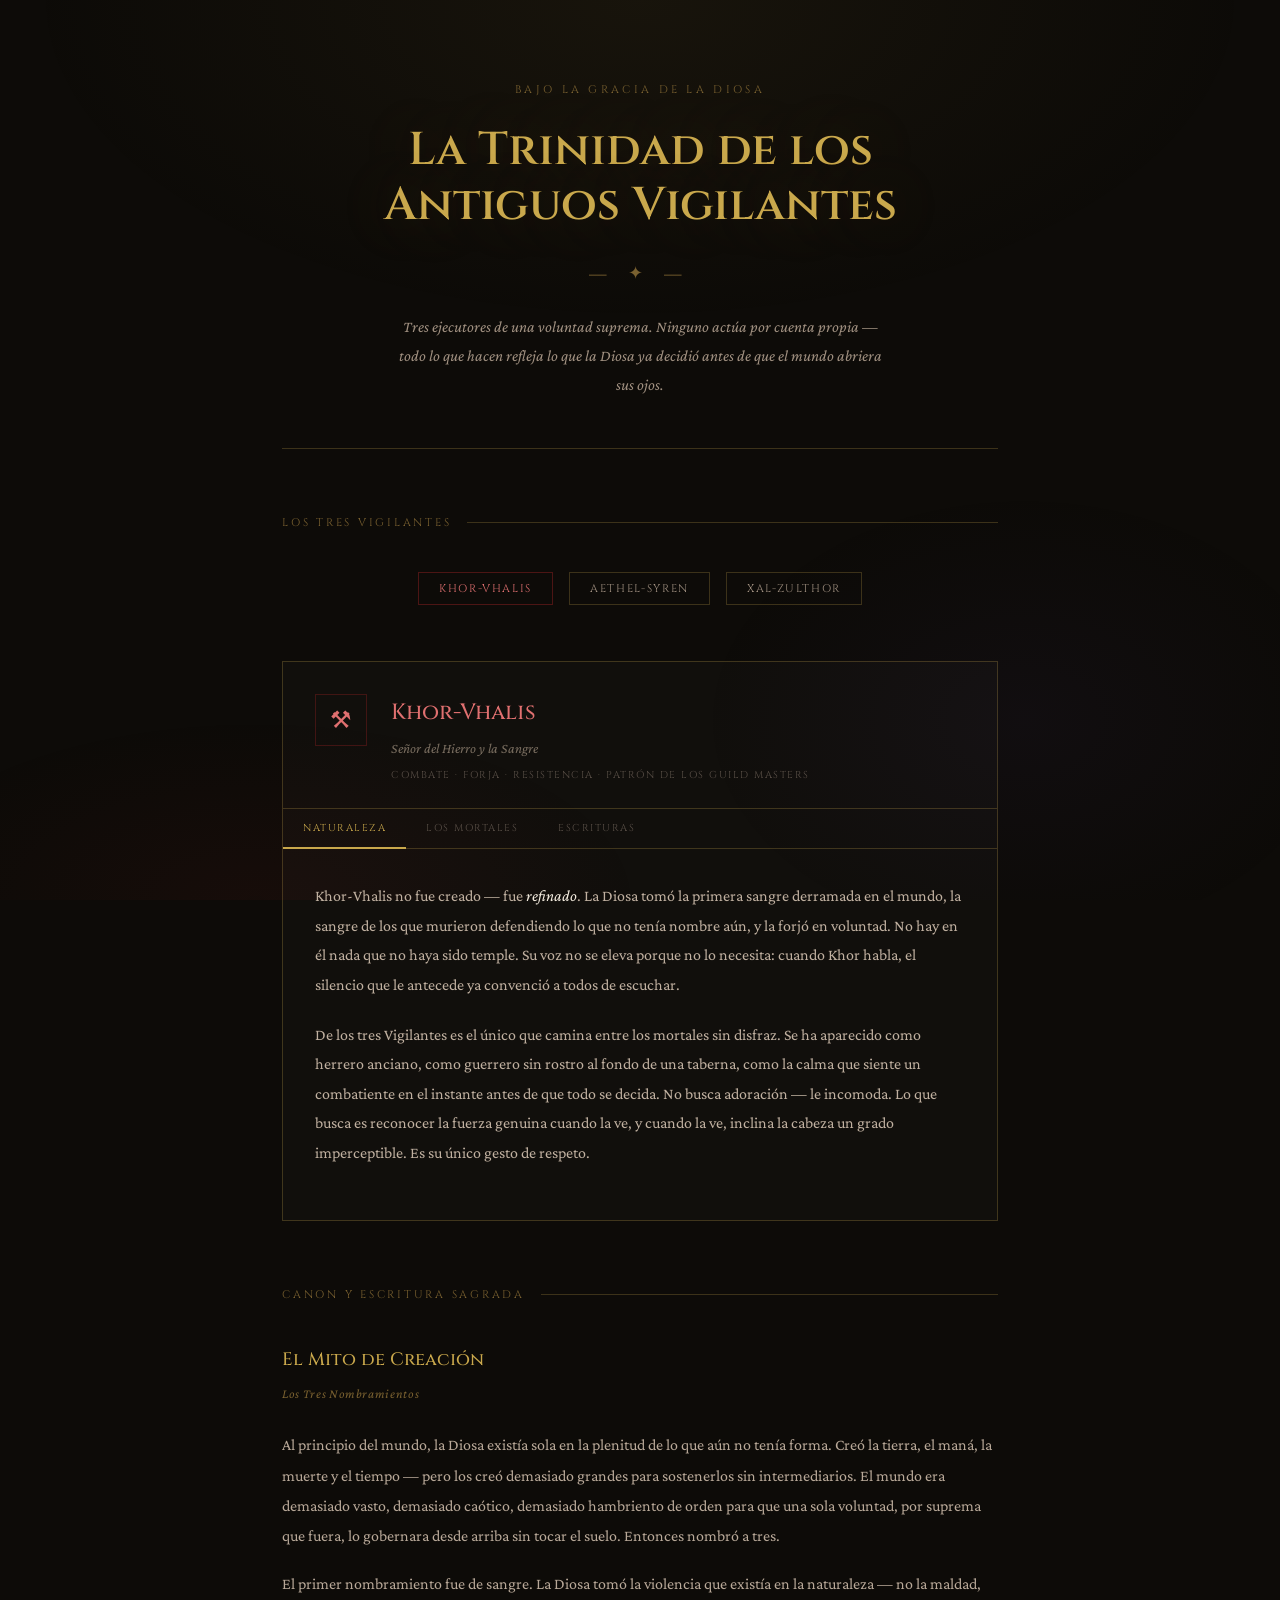
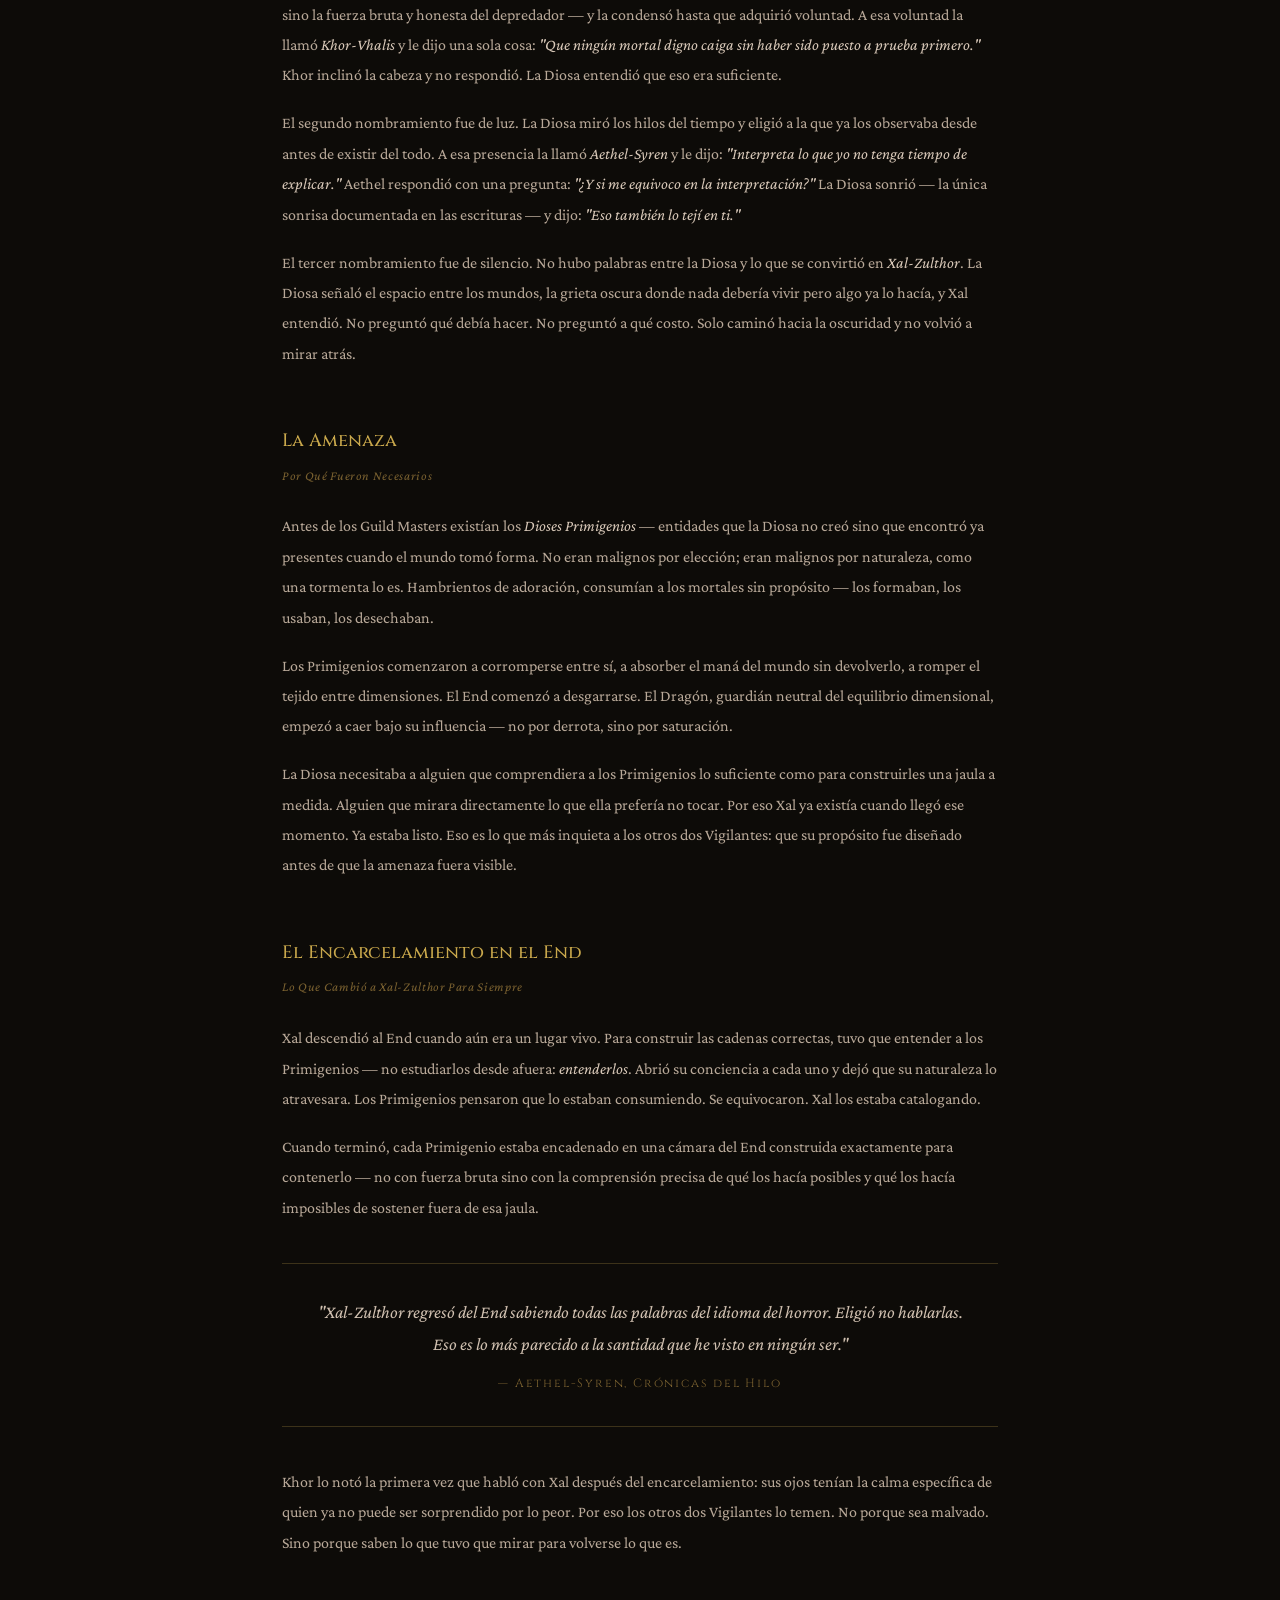
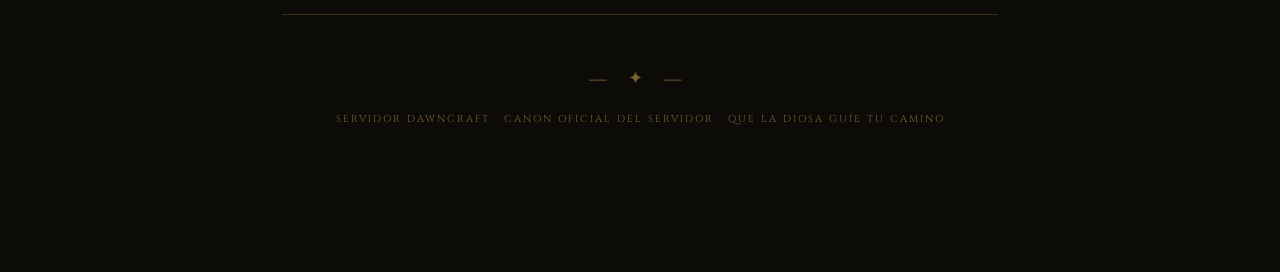
<file: index.html>
<!DOCTYPE html>
<html lang="es">
<head>
<meta charset="UTF-8">
<meta name="viewport" content="width=device-width, initial-scale=1.0">
<title>La Trinidad de los Antiguos Vigilantes</title>
<link href="https://fonts.googleapis.com/css2?family=Cinzel:wght@400;500;600&family=Crimson+Pro:ital,wght@0,300;0,400;1,300;1,400&display=swap" rel="stylesheet">
<link rel="stylesheet" href="style.css">
</head>
<body>

<div class="container">

  <header class="site-header">
    <div class="goddess-label">Bajo la gracia de la Diosa</div>
    <h1 class="site-title">La Trinidad de los<br>Antiguos Vigilantes</h1>
    <span class="ornament">— ✦ —</span>
    <p class="site-subtitle">Tres ejecutores de una voluntad suprema. Ninguno actúa por cuenta propia — todo lo que hacen refleja lo que la Diosa ya decidió antes de que el mundo abriera sus ojos.</p>
  </header>

  <div class="section-title">Los Tres Vigilantes</div>

  <nav class="deity-nav">
    <button class="deity-nav-btn khor active" onclick="showDeity('khor', this)">Khor-Vhalis</button>
    <button class="deity-nav-btn aethel" onclick="showDeity('aethel', this)">Aethel-Syren</button>
    <button class="deity-nav-btn xal" onclick="showDeity('xal', this)">Xal-Zulthor</button>
  </nav>

  <!-- Khor -->
  <div class="deity-card khor visible" id="card-khor">
    <div class="deity-card-header">
      <div class="deity-sigil">⚒</div>
      <div>
        <div class="deity-name">Khor-Vhalis</div>
        <div class="deity-epithet">Señor del Hierro y la Sangre</div>
        <div class="deity-domains">Combate · Forja · Resistencia · Patrón de los Guild Masters</div>
      </div>
    </div>
    <div class="deity-tabs">
      <button class="tab-btn active" onclick="switchTab('khor','naturaleza',this)">Naturaleza</button>
      <button class="tab-btn" onclick="switchTab('khor','mortales',this)">Los Mortales</button>
      <button class="tab-btn" onclick="switchTab('khor','escrituras',this)">Escrituras</button>
    </div>
    <div class="deity-body">
      <div class="tab-panel active" id="khor-naturaleza">
        <p class="lore-text">Khor-Vhalis no fue creado — fue <em>refinado</em>. La Diosa tomó la primera sangre derramada en el mundo, la sangre de los que murieron defendiendo lo que no tenía nombre aún, y la forjó en voluntad. No hay en él nada que no haya sido temple. Su voz no se eleva porque no lo necesita: cuando Khor habla, el silencio que le antecede ya convenció a todos de escuchar.</p>
        <p class="lore-text">De los tres Vigilantes es el único que camina entre los mortales sin disfraz. Se ha aparecido como herrero anciano, como guerrero sin rostro al fondo de una taberna, como la calma que siente un combatiente en el instante antes de que todo se decida. No busca adoración — le incomoda. Lo que busca es reconocer la fuerza genuina cuando la ve, y cuando la ve, inclina la cabeza un grado imperceptible. Es su único gesto de respeto.</p>
      </div>
      <div class="tab-panel" id="khor-mortales">
        <p class="lore-text">Khor ve a los mortales como hierro en bruto: valiosos en potencia, inútiles sin trabajo. No siente afecto por ellos, pero tampoco desdén. Lo que siente es algo más parecido a la expectativa seria con que un maestro observa a un aprendiz que podría, si se esfuerza, ser mejor que él.</p>
        <p class="lore-text">Quien le reza por miedo o por conveniencia recibirá su espalda. Quien le reza porque sangró por algo real, porque cayó y se levantó sin excusas, puede recibir una respuesta — breve, sin ornamento, pero que cambia algo en los huesos de quien la escucha. Khor no bendice el talento. Bendice la negativa a rendirse.</p>
      </div>
      <div class="tab-panel" id="khor-escrituras">
        <div class="scripture">
          <div class="scripture-label">Libro del Yunque — Versículo I</div>
          <div class="scripture-text">"El arma que nunca fue usada no es un arma. Es miedo con forma de metal."</div>
        </div>
        <div class="scripture">
          <div class="scripture-label">Libro del Yunque — Versículo VII</div>
          <div class="scripture-text">"No te pregunté cuántas veces ganaste. Te pregunté cuántas veces te levantaste después de perder. Ahí vive lo que me importa de ti."</div>
        </div>
        <div class="scripture">
          <div class="scripture-label">Libro del Yunque — Versículo XII</div>
          <div class="scripture-text">"La Diosa me enseñó que la sangre tiene memoria. Que cada cicatriz es una decisión tallada en la carne. Llevarlas sin vergüenza es el único rezo que acepto."</div>
        </div>
      </div>
    </div>
  </div>

  <!-- Aethel -->
  <div class="deity-card aethel" id="card-aethel">
    <div class="deity-card-header">
      <div class="deity-sigil">✦</div>
      <div>
        <div class="deity-name">Aethel-Syren</div>
        <div class="deity-epithet">La Tejedora del Éter y el Destino</div>
        <div class="deity-domains">Magia · Sabiduría · Tiempo · Intérprete de la Voluntad Divina</div>
      </div>
    </div>
    <div class="deity-tabs">
      <button class="tab-btn active" onclick="switchTab('aethel','naturaleza',this)">Naturaleza</button>
      <button class="tab-btn" onclick="switchTab('aethel','mortales',this)">Los Mortales</button>
      <button class="tab-btn" onclick="switchTab('aethel','escrituras',this)">Escrituras</button>
    </div>
    <div class="deity-body">
      <div class="tab-panel active" id="aethel-naturaleza">
        <p class="lore-text">Aethel-Syren existe en todos los tiempos simultáneamente pero habita ninguno del todo. Cuando los otros Vigilantes se preguntan qué quiere la Diosa, la miran a ella — no porque ella lo sepa mejor, sino porque aprendió a leer los hilos que la Diosa deja caer sin intención. Comprende que la voluntad divina a veces no es una orden sino una pregunta abierta, y que responderla bien requiere más sabiduría que obediencia.</p>
        <p class="lore-text">Fue Aethel quien tejió las Estatuas de la Diosa en el mundo — no por mandato explícito, sino porque comprendió antes que nadie que los mortales necesitarían puntos de contacto con lo sagrado. La Diosa, cuando las vio por primera vez completas, guardó silencio un instante largo. Los que estaban presentes dicen que ese silencio era la forma más alta de gratitud.</p>
      </div>
      <div class="tab-panel" id="aethel-mortales">
        <p class="lore-text">Aethel ve a los mortales como lectores que aún no saben que sostienen un libro. Cada vida es un texto en un idioma que el propio mortal ignora — ella lo descifra con facilidad, pero rara vez lo traduce completo. Prefiere dar una sola palabra justa en el momento exacto a dar un párrafo antes de tiempo.</p>
        <p class="lore-text">Le fascinan los mortales que buscan entender más que los que buscan poder. Un mago que estudia pergaminos por curiosidad genuina le resulta infinitamente más interesante que un rey. Cuando aparece ante ellos lo hace como una anciana que recita versos sin sentido aparente, o como una voz en el instante entre sueño y vigilia. Sus respuestas siempre son ciertas. Nunca son directas.</p>
      </div>
      <div class="tab-panel" id="aethel-escrituras">
        <div class="scripture">
          <div class="scripture-label">Crónicas del Hilo — Fragmento I</div>
          <div class="scripture-text">"El maná no es tuyo. Eres tú quien es del maná. La diferencia entre ambas frases es la distancia entre el mago que florece y el que se consume."</div>
        </div>
        <div class="scripture">
          <div class="scripture-label">Crónicas del Hilo — Fragmento IV</div>
          <div class="scripture-text">"La Diosa no habla en palabras. Habla en la forma en que la luz cae sobre lo que aún no has decidido. Aprender a leer esa luz es el único estudio que importa."</div>
        </div>
        <div class="scripture">
          <div class="scripture-label">Crónicas del Hilo — Fragmento IX</div>
          <div class="scripture-text">"Me preguntaste cuál es tu destino. Te respondo con otra pregunta: ¿cuántos pergaminos has leído esta semana? El destino no se predice — se merece."</div>
        </div>
      </div>
    </div>
  </div>

  <!-- Xal -->
  <div class="deity-card xal" id="card-xal">
    <div class="deity-card-header">
      <div class="deity-sigil">◈</div>
      <div>
        <div class="deity-name">Xal-Zulthor</div>
        <div class="deity-epithet">Custodio de las Sombras y el Vacío</div>
        <div class="deity-domains">Muerte · Dimensiones · Lo Desconocido · Carcelero del End</div>
      </div>
    </div>
    <div class="deity-tabs">
      <button class="tab-btn active" onclick="switchTab('xal','naturaleza',this)">Naturaleza</button>
      <button class="tab-btn" onclick="switchTab('xal','mortales',this)">Los Mortales</button>
      <button class="tab-btn" onclick="switchTab('xal','escrituras',this)">Escrituras</button>
    </div>
    <div class="deity-body">
      <div class="tab-panel active" id="xal-naturaleza">
        <p class="lore-text">Xal-Zulthor no nació del mismo acto que los otros dos. La Diosa lo formó del espacio entre los mundos — no de luz ni de sangre, sino de la <em>ausencia</em> que existe cuando todo lo demás se retira. Era perfecto para la tarea que ya le esperaba antes de que supiera su propio nombre: contener lo que no debe existir.</p>
        <p class="lore-text">Lo que ocurrió en el End lo transformó. Encarceló a los dioses corruptos con éxito — pero el proceso exigió que los mirara directamente, que comprendiera su corrupción para poder moldear las cadenas correctas. Algo de lo que vio quedó en él, no como contaminación sino como conocimiento que ningún ser debería tener. Ahora sabe cosas que preferiría no saber. Guarda silencio no por misterio sino porque no hay palabras para lo que carga.</p>
      </div>
      <div class="tab-panel" id="xal-mortales">
        <p class="lore-text">Xal no ve a los mortales como hierro ni como textos. Los ve como velas: breves, necesarias, destinadas a consumirse. No lo dice con crueldad — lo dice con la precisión fría de quien ha contado más muertes que estrellas en el cielo del End. No siente desprecio por ellos. Siente algo más extraño: una suerte de ternura distante, la que se siente por algo frágil que no puede protegerse a sí mismo.</p>
        <p class="lore-text">Los mortales que entran en mazmorras oscuras entran sin saberlo en su territorio. Él los observa. A veces, muy raramente, interviene — no para salvarlos sino para asegurarse de que lo que matan muera de verdad. Que no vuelva. Es el único favor que sabe hacer.</p>
      </div>
      <div class="tab-panel" id="xal-escrituras">
        <div class="scripture">
          <div class="scripture-label">Tablas del Umbral — Inscripción I</div>
          <div class="scripture-text">"Entraste a la oscuridad buscando riqueza. Bien. La oscuridad también te buscaba a ti. Que sea una conversación justa."</div>
        </div>
        <div class="scripture">
          <div class="scripture-label">Tablas del Umbral — Inscripción III</div>
          <div class="scripture-text">"No temo la muerte. Soy quien la custodia cuando no está de guardia. Lo que temo es aquello que sobrevive a la muerte sin haber merecido seguir existiendo."</div>
        </div>
        <div class="scripture">
          <div class="scripture-label">Tablas del Umbral — Inscripción VII</div>
          <div class="scripture-text">"Los encadené porque la Diosa lo dispuso. Pero fui yo quien tuvo que mirarlos a los ojos para saber cómo hacerlo. Ese precio lo pago solo. No pido comprensión. Pido distancia."</div>
        </div>
      </div>
    </div>
  </div>

  <div class="section-title" style="margin-top:4rem;">Canon y Escritura Sagrada</div>

  <div class="lore-section">
    <div class="lore-section-title">El Mito de Creación</div>
    <div class="lore-section-sub">Los Tres Nombramientos</div>
    <p class="lore-prose">Al principio del mundo, la Diosa existía sola en la plenitud de lo que aún no tenía forma. Creó la tierra, el maná, la muerte y el tiempo — pero los creó demasiado grandes para sostenerlos sin intermediarios. El mundo era demasiado vasto, demasiado caótico, demasiado hambriento de orden para que una sola voluntad, por suprema que fuera, lo gobernara desde arriba sin tocar el suelo. Entonces nombró a tres.</p>
    <p class="lore-prose">El primer nombramiento fue de sangre. La Diosa tomó la violencia que existía en la naturaleza — no la maldad, sino la fuerza bruta y honesta del depredador — y la condensó hasta que adquirió voluntad. A esa voluntad la llamó <em>Khor-Vhalis</em> y le dijo una sola cosa: <em>"Que ningún mortal digno caiga sin haber sido puesto a prueba primero."</em> Khor inclinó la cabeza y no respondió. La Diosa entendió que eso era suficiente.</p>
    <p class="lore-prose">El segundo nombramiento fue de luz. La Diosa miró los hilos del tiempo y eligió a la que ya los observaba desde antes de existir del todo. A esa presencia la llamó <em>Aethel-Syren</em> y le dijo: <em>"Interpreta lo que yo no tenga tiempo de explicar."</em> Aethel respondió con una pregunta: <em>"¿Y si me equivoco en la interpretación?"</em> La Diosa sonrió — la única sonrisa documentada en las escrituras — y dijo: <em>"Eso también lo tejí en ti."</em></p>
    <p class="lore-prose">El tercer nombramiento fue de silencio. No hubo palabras entre la Diosa y lo que se convirtió en <em>Xal-Zulthor</em>. La Diosa señaló el espacio entre los mundos, la grieta oscura donde nada debería vivir pero algo ya lo hacía, y Xal entendió. No preguntó qué debía hacer. No preguntó a qué costo. Solo caminó hacia la oscuridad y no volvió a mirar atrás.</p>
  </div>

  <div class="lore-section">
    <div class="lore-section-title">La Amenaza</div>
    <div class="lore-section-sub">Por Qué Fueron Necesarios</div>
    <p class="lore-prose">Antes de los Guild Masters existían los <em>Dioses Primigenios</em> — entidades que la Diosa no creó sino que encontró ya presentes cuando el mundo tomó forma. No eran malignos por elección; eran malignos por naturaleza, como una tormenta lo es. Hambrientos de adoración, consumían a los mortales sin propósito — los formaban, los usaban, los desechaban.</p>
    <p class="lore-prose">Los Primigenios comenzaron a corromperse entre sí, a absorber el maná del mundo sin devolverlo, a romper el tejido entre dimensiones. El End comenzó a desgarrarse. El Dragón, guardián neutral del equilibrio dimensional, empezó a caer bajo su influencia — no por derrota, sino por saturación.</p>
    <p class="lore-prose">La Diosa necesitaba a alguien que comprendiera a los Primigenios lo suficiente como para construirles una jaula a medida. Alguien que mirara directamente lo que ella prefería no tocar. Por eso Xal ya existía cuando llegó ese momento. Ya estaba listo. Eso es lo que más inquieta a los otros dos Vigilantes: que su propósito fue diseñado antes de que la amenaza fuera visible.</p>
  </div>

  <div class="lore-section">
    <div class="lore-section-title">El Encarcelamiento en el End</div>
    <div class="lore-section-sub">Lo Que Cambió a Xal-Zulthor Para Siempre</div>
    <p class="lore-prose">Xal descendió al End cuando aún era un lugar vivo. Para construir las cadenas correctas, tuvo que entender a los Primigenios — no estudiarlos desde afuera: <em>entenderlos</em>. Abrió su conciencia a cada uno y dejó que su naturaleza lo atravesara. Los Primigenios pensaron que lo estaban consumiendo. Se equivocaron. Xal los estaba catalogando.</p>
    <p class="lore-prose">Cuando terminó, cada Primigenio estaba encadenado en una cámara del End construida exactamente para contenerlo — no con fuerza bruta sino con la comprensión precisa de qué los hacía posibles y qué los hacía imposibles de sostener fuera de esa jaula.</p>
    <div class="highlight-quote">
      <p>"Xal-Zulthor regresó del End sabiendo todas las palabras del idioma del horror. Eligió no hablarlas. Eso es lo más parecido a la santidad que he visto en ningún ser."</p>
      <cite>— Aethel-Syren, Crónicas del Hilo</cite>
    </div>
    <p class="lore-prose">Khor lo notó la primera vez que habló con Xal después del encarcelamiento: sus ojos tenían la calma específica de quien ya no puede ser sorprendido por lo peor. Por eso los otros dos Vigilantes lo temen. No porque sea malvado. Sino porque saben lo que tuvo que mirar para volverse lo que es.</p>
  </div>

  <footer class="site-footer">
    <span class="ornament" style="margin-bottom:1rem; display:block;">— ✦ —</span>
    <p>Servidor DawnCraft · Canon Oficial del Servidor · Que la Diosa guíe tu camino</p>
  </footer>

</div>

<script src="script.js"></script>
</body>
</html>
</file>
<file: style.css>
*, *::before, *::after { box-sizing: border-box; margin: 0; padding: 0; }

:root {
  --gold: #c9a84c;
  --gold-light: #e8d08a;
  --gold-dim: #7a6130;
  --blood: #8b2020;
  --arcane: #4a3580;
  --void: #2a2a2a;
  --parchment: #f5ede0;
  --ink: #1a1410;
  --muted: #6b5d4f;
  --border: rgba(201,168,76,0.25);
}

html { scroll-behavior: smooth; }

body {
  background: #0d0b08;
  color: var(--parchment);
  font-family: 'Crimson Pro', Georgia, serif;
  font-size: 17px;
  line-height: 1.75;
  min-height: 100vh;
}

body::before {
  content: '';
  position: fixed;
  inset: 0;
  background-image:
    radial-gradient(ellipse 80% 60% at 50% 0%, rgba(201,168,76,0.06) 0%, transparent 60%),
    radial-gradient(ellipse 60% 40% at 20% 100%, rgba(139,32,32,0.08) 0%, transparent 50%),
    radial-gradient(ellipse 50% 50% at 80% 80%, rgba(74,53,128,0.07) 0%, transparent 50%);
  pointer-events: none;
  z-index: 0;
}

.container {
  max-width: 780px;
  margin: 0 auto;
  padding: 0 2rem 6rem;
  position: relative;
  z-index: 1;
}

/* Header */
.site-header {
  text-align: center;
  padding: 5rem 1rem 3rem;
  border-bottom: 1px solid var(--border);
  margin-bottom: 4rem;
}

.goddess-label {
  font-family: 'Cinzel', serif;
  font-size: 11px;
  letter-spacing: 0.3em;
  color: var(--gold-dim);
  text-transform: uppercase;
  margin-bottom: 1.5rem;
}

.site-title {
  font-family: 'Cinzel', serif;
  font-size: clamp(28px, 5vw, 46px);
  font-weight: 600;
  color: var(--gold);
  line-height: 1.2;
  margin-bottom: 1.5rem;
  text-shadow: 0 0 60px rgba(201,168,76,0.3);
}

.ornament {
  color: var(--gold-dim);
  font-size: 18px;
  letter-spacing: 0.5em;
  margin-bottom: 1.5rem;
  display: block;
}

.site-subtitle {
  color: #a09080;
  font-size: 16px;
  font-style: italic;
  max-width: 500px;
  margin: 0 auto;
  line-height: 1.8;
}

/* Nav */
.deity-nav {
  display: flex;
  justify-content: center;
  gap: 1rem;
  margin-bottom: 3.5rem;
  flex-wrap: wrap;
}

.deity-nav-btn {
  font-family: 'Cinzel', serif;
  font-size: 11px;
  letter-spacing: 0.15em;
  padding: 8px 20px;
  border: 1px solid var(--border);
  background: transparent;
  cursor: pointer;
  color: #a09080;
  transition: all 0.2s;
  text-transform: uppercase;
}
.deity-nav-btn:hover { color: var(--gold); border-color: var(--gold-dim); }
.deity-nav-btn.khor:hover, .deity-nav-btn.khor.active { color: #e07070; border-color: rgba(139,32,32,0.5); }
.deity-nav-btn.aethel:hover, .deity-nav-btn.aethel.active { color: #9b8fdd; border-color: rgba(74,53,128,0.5); }
.deity-nav-btn.xal:hover, .deity-nav-btn.xal.active { color: #c0b8b0; border-color: rgba(160,150,140,0.5); }

/* Section headings */
.section-title {
  font-family: 'Cinzel', serif;
  font-size: 11px;
  letter-spacing: 0.25em;
  text-transform: uppercase;
  color: var(--gold-dim);
  margin-bottom: 2.5rem;
  display: flex;
  align-items: center;
  gap: 1rem;
}
.section-title::after {
  content: '';
  flex: 1;
  height: 1px;
  background: var(--border);
}

/* Deity cards */
.deity-card {
  margin-bottom: 3rem;
  border: 1px solid var(--border);
  background: rgba(255,255,255,0.018);
  display: none;
}
.deity-card.visible { display: block; }

.deity-card-header {
  padding: 2rem 2rem 1.5rem;
  border-bottom: 1px solid var(--border);
  display: flex;
  align-items: flex-start;
  gap: 1.5rem;
}

.deity-sigil {
  width: 52px;
  height: 52px;
  display: flex;
  align-items: center;
  justify-content: center;
  font-size: 24px;
  flex-shrink: 0;
  border: 1px solid var(--border);
}
.khor .deity-sigil { color: #e07070; border-color: rgba(139,32,32,0.4); }
.aethel .deity-sigil { color: #9b8fdd; border-color: rgba(74,53,128,0.4); }
.xal .deity-sigil { color: #a09080; border-color: rgba(160,150,140,0.3); }

.deity-name {
  font-family: 'Cinzel', serif;
  font-size: 22px;
  font-weight: 500;
  margin-bottom: 4px;
}
.khor .deity-name { color: #e07070; }
.aethel .deity-name { color: #9b8fdd; }
.xal .deity-name { color: #c0b8b0; }

.deity-epithet {
  font-size: 14px;
  color: #7a6e60;
  font-style: italic;
  margin-bottom: 6px;
}
.deity-domains {
  font-family: 'Cinzel', serif;
  font-size: 10px;
  letter-spacing: 0.15em;
  color: #5a5048;
  text-transform: uppercase;
}

/* Tabs */
.deity-tabs {
  display: flex;
  border-bottom: 1px solid var(--border);
}
.tab-btn {
  font-family: 'Cinzel', serif;
  font-size: 10px;
  letter-spacing: 0.15em;
  text-transform: uppercase;
  padding: 12px 20px;
  border: none;
  background: transparent;
  color: #5a5048;
  cursor: pointer;
  border-bottom: 2px solid transparent;
  margin-bottom: -1px;
  transition: all 0.15s;
}
.tab-btn:hover { color: var(--parchment); }
.tab-btn.active { color: var(--gold); border-bottom-color: var(--gold); }

.deity-body { padding: 2rem; }

.tab-panel { display: none; }
.tab-panel.active { display: block; }

.lore-text {
  color: #c0b0a0;
  font-size: 16px;
  line-height: 1.85;
  margin-bottom: 1.25rem;
}
.lore-text em { color: var(--parchment); font-style: italic; }

/* Scriptures */
.scripture {
  border-left: 2px solid var(--border);
  padding: 1rem 1.25rem;
  margin: 1.25rem 0;
  background: rgba(201,168,76,0.03);
}
.khor .scripture { border-left-color: rgba(139,32,32,0.4); }
.aethel .scripture { border-left-color: rgba(74,53,128,0.4); }
.xal .scripture { border-left-color: rgba(160,150,140,0.3); }

.scripture-label {
  font-family: 'Cinzel', serif;
  font-size: 10px;
  letter-spacing: 0.18em;
  text-transform: uppercase;
  margin-bottom: 8px;
}
.khor .scripture-label { color: rgba(224,112,112,0.6); }
.aethel .scripture-label { color: rgba(155,143,221,0.6); }
.xal .scripture-label { color: rgba(160,150,140,0.5); }

.scripture-text {
  font-size: 15px;
  font-style: italic;
  color: var(--parchment);
  line-height: 1.8;
}

/* Lore sections */
.lore-section { margin-bottom: 3.5rem; }

.lore-section-title {
  font-family: 'Cinzel', serif;
  font-size: 18px;
  font-weight: 500;
  color: var(--gold);
  margin-bottom: 0.5rem;
}

.lore-section-sub {
  font-size: 13px;
  color: var(--gold-dim);
  font-style: italic;
  margin-bottom: 1.5rem;
  letter-spacing: 0.05em;
}

.lore-prose {
  color: #b8a898;
  font-size: 16px;
  line-height: 1.9;
  margin-bottom: 1.1rem;
}
.lore-prose em { color: #d8c8b8; font-style: italic; }

/* Highlight quote */
.highlight-quote {
  text-align: center;
  padding: 2rem;
  margin: 2.5rem 0;
  border-top: 1px solid var(--border);
  border-bottom: 1px solid var(--border);
}
.highlight-quote p {
  font-size: 18px;
  font-style: italic;
  color: #d0c0b0;
  line-height: 1.8;
}
.highlight-quote cite {
  display: block;
  font-size: 12px;
  font-family: 'Cinzel', serif;
  letter-spacing: 0.15em;
  color: var(--gold-dim);
  margin-top: 0.75rem;
  font-style: normal;
}

/* Footer */
.site-footer {
  text-align: center;
  padding: 3rem 1rem;
  border-top: 1px solid var(--border);
  margin-top: 3rem;
}
.site-footer p {
  font-family: 'Cinzel', serif;
  font-size: 10px;
  letter-spacing: 0.2em;
  color: var(--gold-dim);
  text-transform: uppercase;
}
</file>
